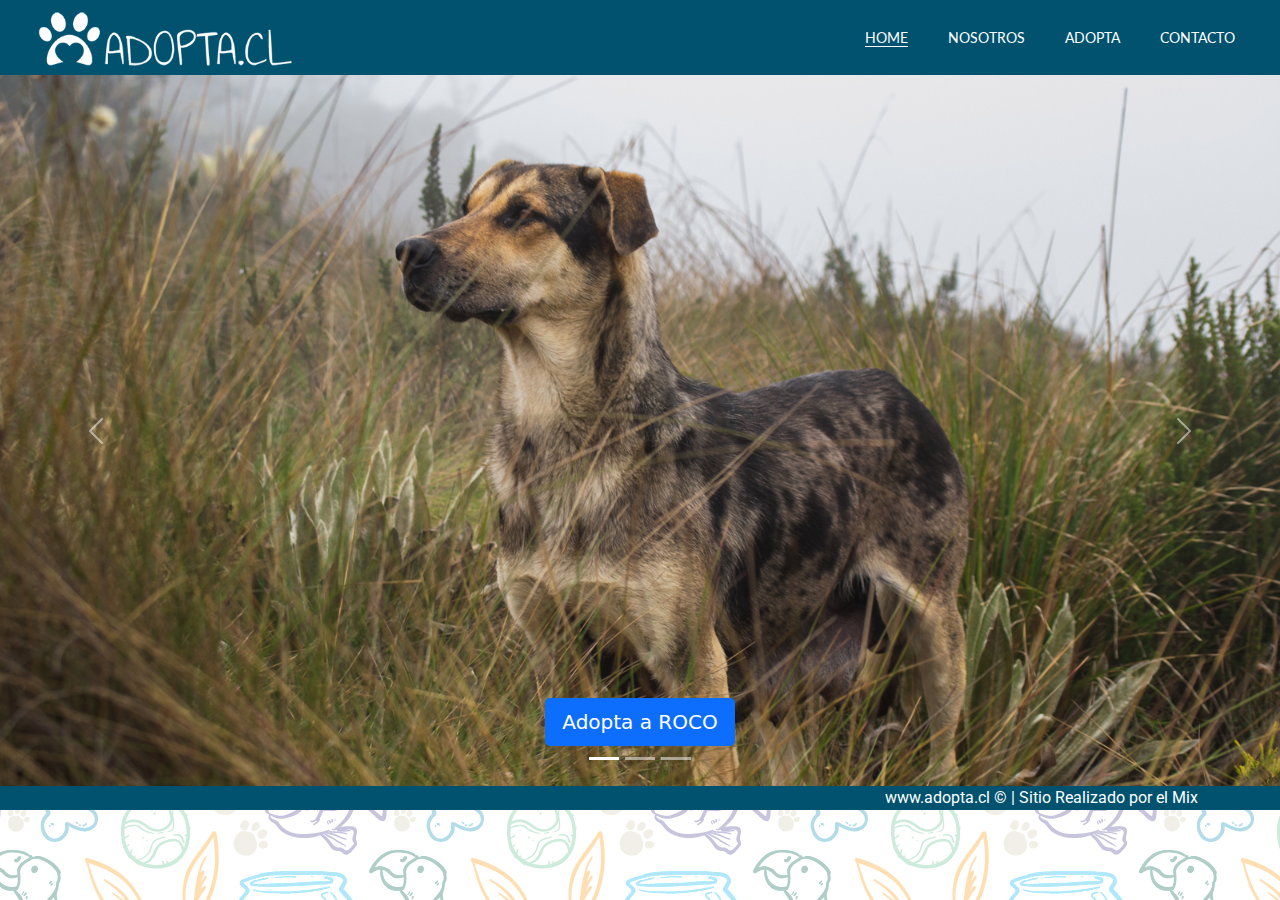
<file: index.html>
<!DOCTYPE html>
<html lang="en">
  <head>
    <meta charset="UTF-8" />
    <meta http-equiv="X-UA-Compatible" content="IE=edge" />
    <meta name="viewport" content="width=device-width, initial-scale=1.0" />
    <link rel="shortcut icon" href="./images/favicon.png" />
    <link rel="preconnect" href="https://fonts.googleapis.com" />
    <link rel="preconnect" href="https://fonts.gstatic.com" crossorigin />
    <link
      href="https://fonts.googleapis.com/css2?family=Lato&family=Roboto:wght@100&family=Shadows+Into+Light&display=swap"
      rel="stylesheet"
    />
    <link rel="stylesheet" href="./css/style.css" />
    <link rel="stylesheet" href="./css/bootstrap.min.css" />
    <script src="./js/bootstrap.min.js"></script>

    <title>Home | Adopta.cl</title>
  </head>

  <body>
    <!-- Inicio Menu Superior -->
    <header>
      <nav class="menu">
        <a href="index.html"
          ><img class="logo" src="./images/logowhite.png" alt="logo adopta.cl"
        /></a>
        <ul class="menu_items ">
          <li class="active"><a href="./index.html">Home</a></li>
          <li><a href="./pages/nosotros.html">Nosotros</a></li>
          <li><a href="./pages/adopta.html">Adopta</a></li>
          <li><a href="./pages/contacto.html">Contacto</a></li>
        </ul>
      </nav>
  
    </header>
    <!-- Fin Menu Superior -->
    <!-- Inicio del Contenido del Sitio -->

    <!-- Inicio del Carrusel -->

    <div id="myCarousel" class="carousel slide" data-bs-ride="carousel">
      <div class="carousel-indicators ">
        <button
          type="button"
          data-bs-target="#myCarousel"
          data-bs-slide-to="0"
          class="active"
          aria-current="true"
          aria-label="Slide 1"
        ></button>
        <button
          type="button"
          data-bs-target="#myCarousel"
          data-bs-slide-to="1"
          aria-label="Slide 2"
        ></button>
        <button
          type="button"
          data-bs-target="#myCarousel"
          data-bs-slide-to="2"
          aria-label="Slide 3"
        ></button>
      </div>
      <div class="carousel-inner">
        <div class="carousel-item active">
          <img
          src="./images/slide/slide3.jpg"
          alt="Adopta a Roco"
          class="d-block"
          style="width: 100%"

        />
            <rect width="100%" height="100%" fill="#777" />
          </svg>

          <div class="container">
            <div class="carousel-caption">
                  <div class="text-center">
                    <a class="btn btn-lg btn-primary " href="./pages/adopta.html">Adopta a ROCO</a> 
                  </div>
            </div>
          </div>
        </div>
        <div class="carousel-item">
          <img
            src="./images/slide/slide2.jpg"
            alt="Adopta a Canela"
            class="d-block"
            style="width: 100%"
          />
            <rect width="100%" height="100%" fill="#777"/>
          </svg>

          <div class="container">
            <div class="carousel-caption">
              <div class="text-center">
                <a class="btn btn-lg btn-primary " href="./pages/adopta.html">Adopta a CANELA</a> 
              </div>
            </div>
          </div>
        </div>
        <div class="carousel-item">
          <img
          src="./images/slide/slide1.jpg"
          alt="Adopta a Capitan"
          class="d-block"
          style="width: 100%"
        />
            <rect width="100%" height="100%" fill="#777" />
          </svg>

          <div class="container">
            <div class="carousel-caption text-end">
              <div class="text-center">
                <a class="btn btn-lg btn-primary " href="./pages/adopta.html">Adopta a CAPITAN</a> 
              </div>
            </div>
          </div>
        </div>
      </div>
      <button
        class="carousel-control-prev"
        type="button"
        data-bs-target="#myCarousel"
        data-bs-slide="prev"
      >
        <span class="carousel-control-prev-icon" aria-hidden="true"></span>
        <span class="visually-hidden">Previous</span>
      </button>
      <button
        class="carousel-control-next"
        type="button"
        data-bs-target="#myCarousel"
        data-bs-slide="next"
      >
        <span class="carousel-control-next-icon" aria-hidden="true"></span>
        <span class="visually-hidden">Next</span>
      </button>
    </div>
    <!-- Fin del Carrusel -->


    <!-- Fin del Contenido del Sitio -->
    <!-- Inicio Footer -->
    <footer>
     <div class="container">
       <div class="col-md-12 d-flex justify-content-end">www.adopta.cl © | Sitio Realizado por el Mix</div>
     </div>
    </footer>
    <!-- Fin Footer -->
  </body>
</html>
</file>
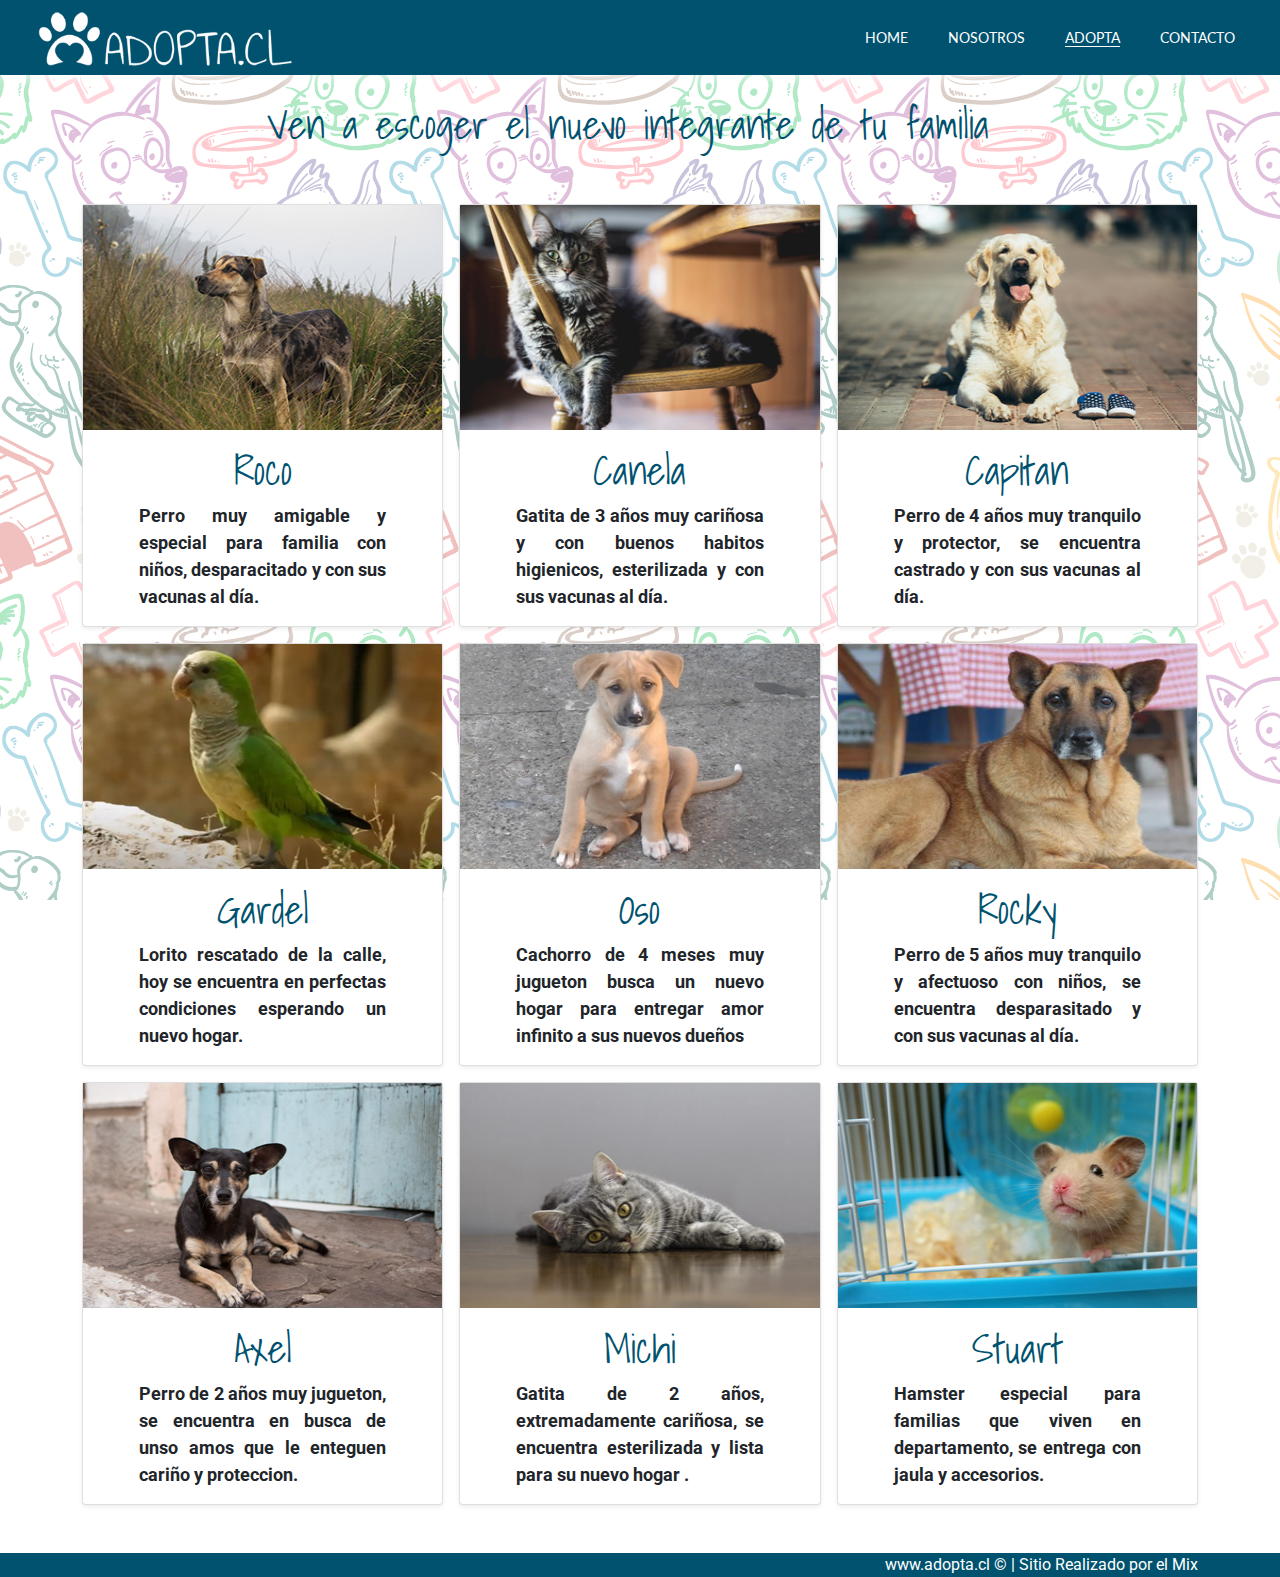
<file: pages/adopta.html>
<!DOCTYPE html>
<html lang="en">
  <head>
    <meta charset="UTF-8" />
    <meta http-equiv="X-UA-Compatible" content="IE=edge" />
    <meta name="viewport" content="width=device-width, initial-scale=1.0" />
    <link rel="shortcut icon" href="./images/favicon.png" />
    <link rel="preconnect" href="https://fonts.googleapis.com" />
    <link rel="preconnect" href="https://fonts.gstatic.com" crossorigin />
    <link
      href="https://fonts.googleapis.com/css2?family=Lato&family=Roboto:wght@100&family=Shadows+Into+Light&display=swap"
      rel="stylesheet"
    />
    <link rel="stylesheet" href="../css/style.css" />
    <link rel="stylesheet" href="../css/bootstrap.css" />
    <title>Adopta | Adopta.cl</title>
  </head>

  <body>
    <!-- Inicio Menu Superior -->
    <header>
      <nav class="menu">
        <a href="../index.html"
          ><img class="logo" src="../images/logowhite.png" alt="logo adopta.cl"
        /></a>
        <ul class="menu_items">
          <li><a href="../index.html">Home</a></li>
          <li><a href="./nosotros.html">Nosotros</a></li>
          <li class="active"><a href="adopta.html">Adopta</a></li>
          <li><a href="./contacto.html">Contacto</a></li>
        </ul>
      </nav>
    </header>
    <!-- Fin Menu Superior -->
    <!-- Inicio del Contenido del Sitio -->
    <main>
      <div class="contenedor1x1">
        <h1>Ven a escoger el nuevo integrante de tu familia</h1>
      </div>
      <div class="album py-5">
        <div class="container">
          <div class="row row-cols-1 row-cols-sm-2 row-cols-md-3 g-3">
            <div class="col">
              <div class="card shadow-sm">
                <img
                  src="../images/mascotas/roco.jpg"
                  alt="Adopta a Roco"
                  height="225"
                />
                <div class="card-body">
                  <h1>Roco</h1>
                  <p class="card-text">
                    Perro muy amigable y especial para familia con niños,
                    desparacitado y con sus vacunas al día.
                  </p>
                </div>
              </div>
            </div>
            <div class="col">
              <div class="card shadow-sm">
                <img
                  src="../images/mascotas/canela.jpg"
                  alt="Adopta a Roco"
                  height="225"
                />
                <div class="card-body">
                  <h1>Canela</h1>
                  <p class="card-text">
                    Gatita de 3 años muy cariñosa y con buenos habitos
                    higienicos, esterilizada y con sus vacunas al día.
                  </p>
                </div>
              </div>
            </div>
            <div class="col">
              <div class="card shadow-sm">
                <img
                  src="../images/mascotas/capitan.jpg"
                  alt="Adopta a Capitan"
                  height="225"
                />
                <div class="card-body">
                  <h1>Capitan</h1>
                  <p class="card-text">
                    Perro de 4 años muy tranquilo y protector, se encuentra
                    castrado y con sus vacunas al día.
                  </p>
                </div>
              </div>
            </div>

            <div class="col">
              <div class="card shadow-sm">
                <img
                  src="../images/mascotas/gardel.jpg"
                  alt="Adopta a Gardel"
                  height="225"
                />
                <div class="card-body">
                  <h1>Gardel</h1>
                  <p class="card-text">
                    Lorito rescatado de la calle, hoy se encuentra en perfectas
                    condiciones esperando un nuevo hogar.
                  </p>
                </div>
              </div>
            </div>
            <div class="col">
              <div class="card shadow-sm">
                <img
                  src="../images/mascotas/oso.jpg"
                  alt="Adopta a Oso"
                  height="225"
                />
                <div class="card-body">
                  <h1>Oso</h1>
                  <p class="card-text">
                    Cachorro de 4 meses muy jugueton busca un nuevo hogar para
                    entregar amor infinito a sus nuevos dueños
                  </p>
                </div>
              </div>
            </div>
            <div class="col">
              <div class="card shadow-sm">
                <img
                  src="../images/mascotas/rocky.jpg"
                  alt="Adopta a Rocky"
                  height="225"
                />
                <div class="card-body">
                  <h1>Rocky</h1>
                  <p class="card-text">
                    Perro de 5 años muy tranquilo y afectuoso con niños, se
                    encuentra desparasitado y con sus vacunas al día.
                  </p>
                </div>
              </div>
            </div>

            <div class="col">
              <div class="card shadow-sm">
                <img
                  src="../images/mascotas/axel.jpg"
                  alt="Adopta a Axel"
                  height="225"
                />
                <div class="card-body">
                  <h1>Axel</h1>
                  <p class="card-text">
                    Perro de 2 años muy jugueton, se encuentra en busca de unso
                    amos que le enteguen cariño y proteccion.
                  </p>
                </div>
              </div>
            </div>
            <div class="col">
              <div class="card shadow-sm">
                <img
                  src="../images/mascotas/michi.jpg"
                  alt="Adopta a Michi"
                  height="225"
                />
                <div class="card-body">
                  <h1>Michi</h1>
                  <p class="card-text">
                    Gatita de 2 años, extremadamente cariñosa, se encuentra
                    esterilizada y lista para su nuevo hogar .
                  </p>
                </div>
              </div>
            </div>
            <div class="col">
              <div class="card shadow-sm">
                <img
                  src="../images/mascotas/stuart.jpg"
                  alt="Adopta a Stuart"
                  height="225"
                />
                <div class="card-body">
                  <h1>Stuart</h1>
                  <p class="card-text">
                    Hamster especial para familias que viven en departamento, se
                    entrega con jaula y accesorios.
                  </p>
                </div>
              </div>
            </div>
          </div>
        </div>
      </div>
    </main>
    <!-- Fin del Contenido del Sitio -->
    <!-- Inicio Footer -->
    <footer>
      <div class="container">
        <div class="col-md-12 d-flex justify-content-end">
          www.adopta.cl © | Sitio Realizado por el Mix
        </div>
      </div>
    </footer>
    <!-- Fin Footer -->
  </body>
</html>
</file>
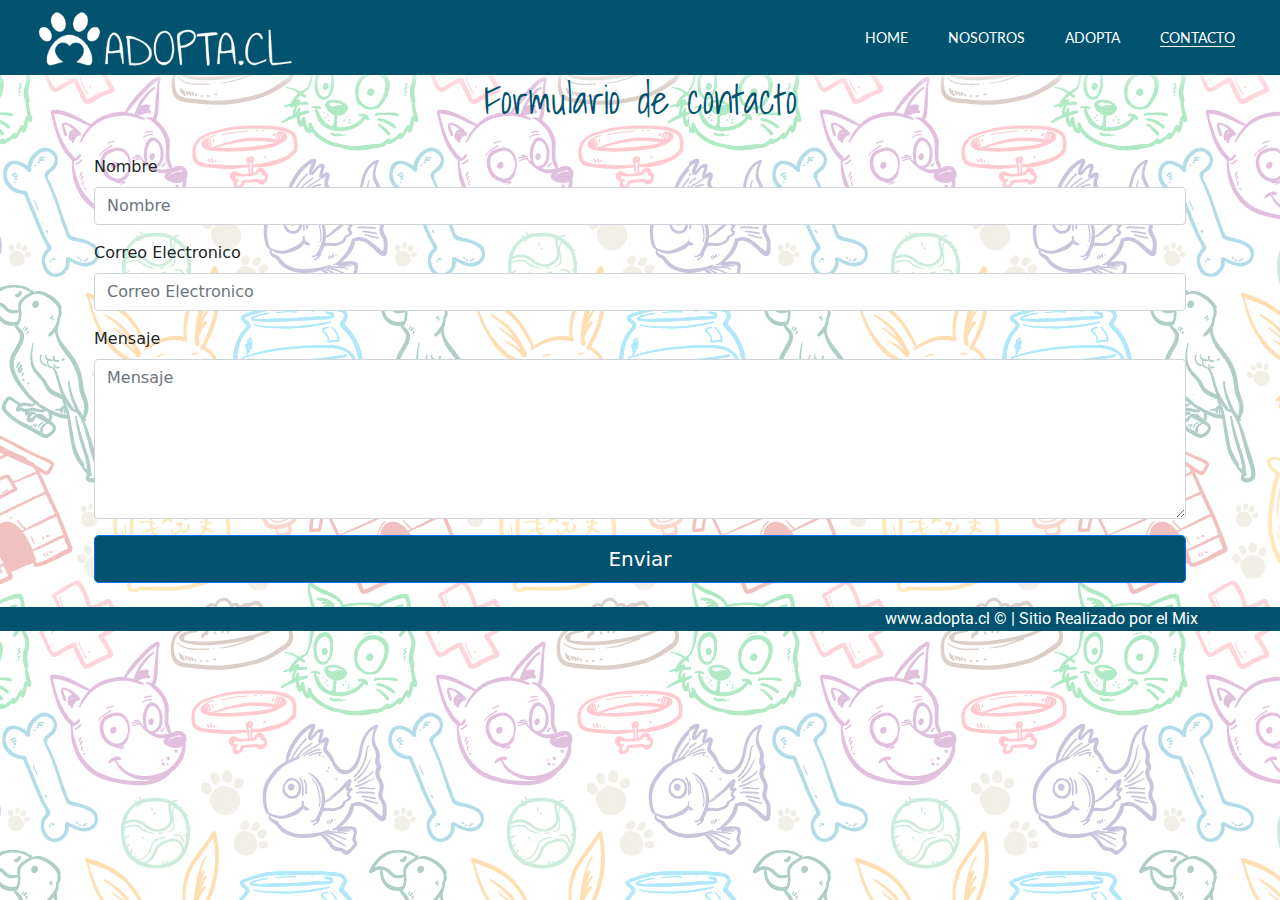
<file: pages/contacto.html>
<!DOCTYPE html>
<html lang="en">
  <head>
    <meta charset="UTF-8" />
    <meta http-equiv="X-UA-Compatible" content="IE=edge" />
    <meta name="viewport" content="width=device-width, initial-scale=1.0" />
    <link rel="shortcut icon" href="./images/favicon.png" />
    <link rel="preconnect" href="https://fonts.googleapis.com" />
    <link rel="preconnect" href="https://fonts.gstatic.com" crossorigin />
    <link
      href="https://fonts.googleapis.com/css2?family=Lato&family=Roboto:wght@100&family=Shadows+Into+Light&display=swap"
      rel="stylesheet"
    />
    <link rel="stylesheet" href="../css/style.css" />
    <link rel="stylesheet" href="../css/bootstrap.min.css" />

    <title>Contacto | Adopta.cl</title>
  </head>

  <body>
    <!-- Inicio Menu Superior -->
    <header>
      <nav class="menu">
        <a href="../index.html"
          ><img class="logo" src="../images/logowhite.png" alt="logo adopta.cl"
        /></a>
        <ul class="menu_items">
          <li><a href="../index.html">Home</a></li>
          <li><a href="nosotros.html">Nosotros</a></li>
          <li><a href="adopta.html">Adopta</a></li>
          <li class="active"><a href="contacto.html">Contacto</a></li>
        </ul>
      </nav>
    </header>
    <!-- Fin Menu Superior -->
    <!-- Inicio del Contenido del Sitio -->
    <main class="container">
      <form>
        <div class="form-group">
          <h1>Formulario de contacto</h1>

          <div class="container py-4">
            <form id="contactForm">
              <div class="mb-3">
                <label class="form-label" for="name">Nombre</label>
                <input
                  class="form-control"
                  id="name"
                  type="text"
                  placeholder="Nombre"
                />
              </div>
              <div class="mb-3">
                <label class="form-label" for="emailAddress"
                  >Correo Electronico</label
                >
                <input
                  class="form-control"
                  id="emailAddress"
                  type="email"
                  placeholder="Correo Electronico"
                />
              </div>
              <div class="mb-3">
                <label class="form-label" for="message">Mensaje</label>
                <textarea
                  class="form-control"
                  id="message"
                  type="text"
                  placeholder="Mensaje"
                  style="height: 10rem"
                ></textarea>
              </div>
              <div class="d-grid">
                <button
                  class="btn btn-primary btn-lg"
                  type="submit"
                  style="background-color: #00526f"
                >
                  Enviar
                </button>
              </div>
            </form>
          </div>
        </div>
      </form>
    </main>

    <!-- Fin del Contenido del Sitio -->
    <!-- Inicio Footer -->
    <footer>
      <div class="container">
        <div class="col-md-12 d-flex justify-content-end">
          www.adopta.cl © | Sitio Realizado por el Mix
        </div>
      </div>
    </footer>
    <!-- Fin Footer -->
  </body>
</html>
</file>
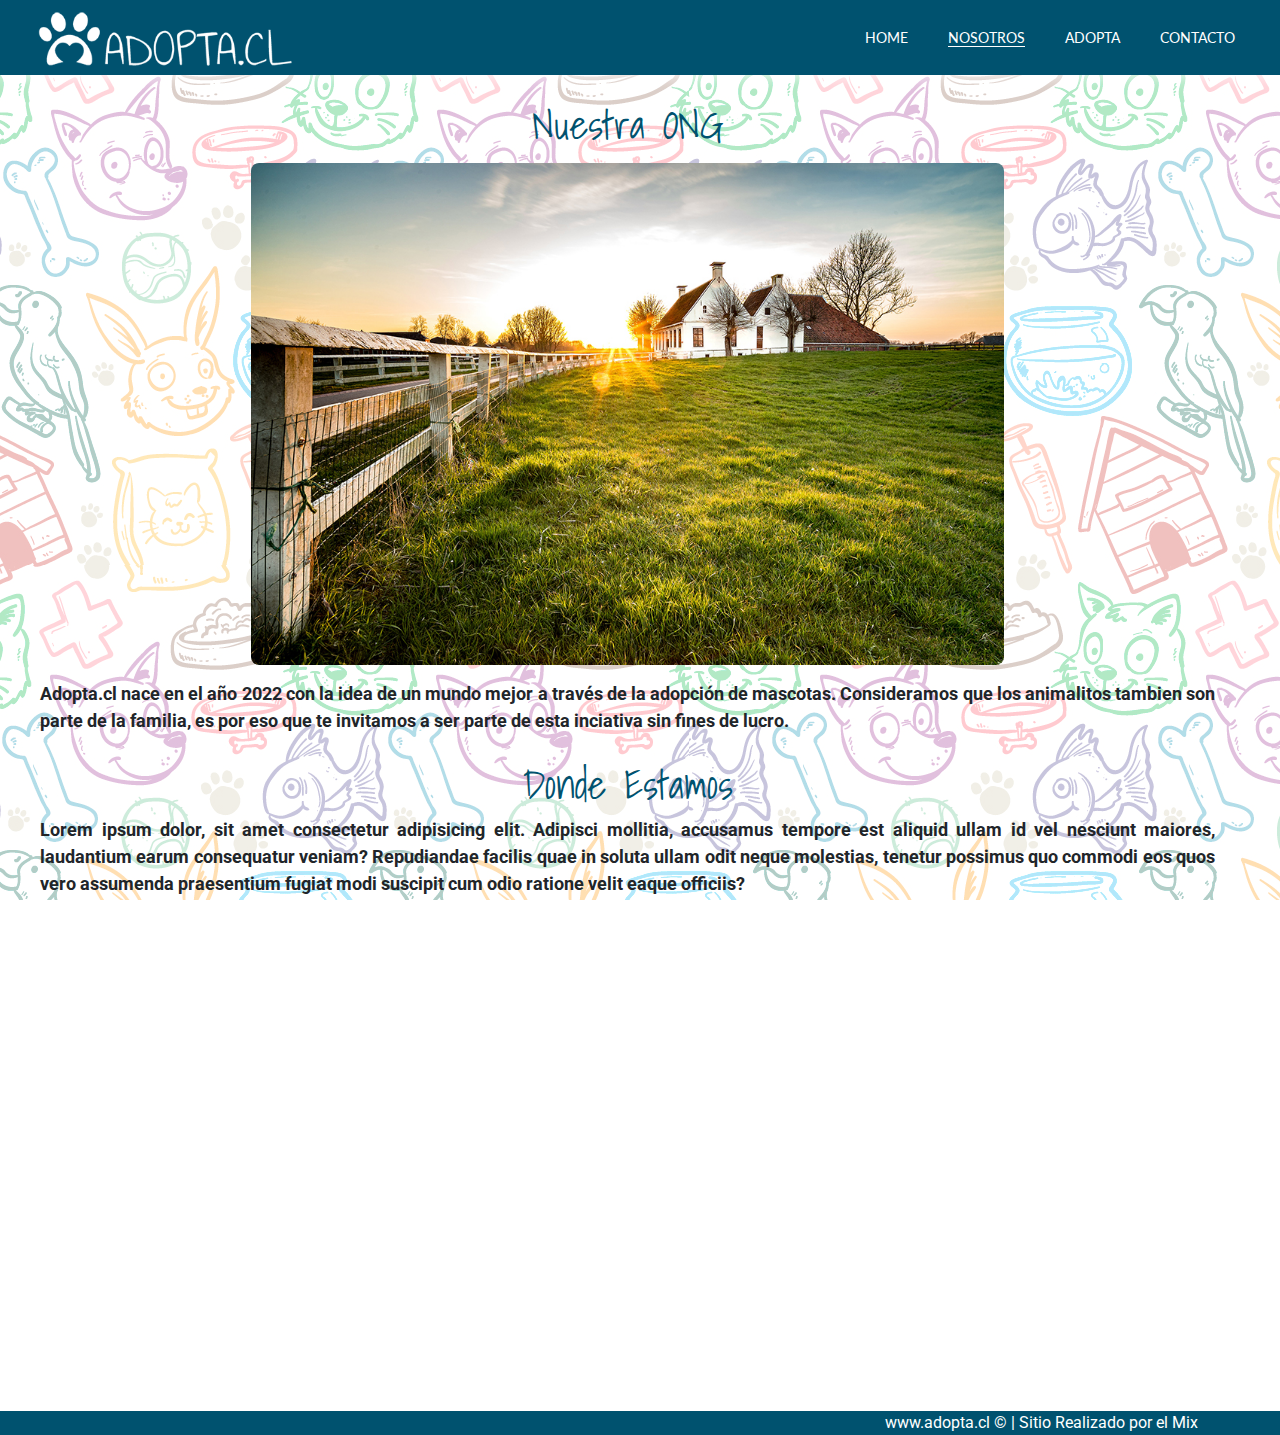
<file: pages/nosotros.html>
<!DOCTYPE html>
<html lang="en">
  <head>
    <meta charset="UTF-8" />
    <meta http-equiv="X-UA-Compatible" content="IE=edge" />
    <meta name="viewport" content="width=device-width, initial-scale=1.0" />
    <link rel="shortcut icon" href="./images/favicon.png" />
    <link rel="preconnect" href="https://fonts.googleapis.com" />
    <link rel="preconnect" href="https://fonts.gstatic.com" crossorigin />
    <link
      href="https://fonts.googleapis.com/css2?family=Lato&family=Roboto:wght@100&family=Shadows+Into+Light&display=swap"
      rel="stylesheet"
    />
    <link rel="stylesheet" href="../css/style.css" />
    <link rel="stylesheet" href="../css/bootstrap.css" />

    <title>Nosotros | Adopta.cl</title>
  </head>

  <body>
    <!-- Inicio Menu Superior -->
    <header>
      <nav class="menu">
        <a href="../index.html"
          ><img class="logo" src="../images/logowhite.png" alt="logo adopta.cl"
        /></a>
        <ul class="menu_items">
          <li><a href="../index.html">Home</a></li>
          <li class="active"><a href="nosotros.html">Nosotros</a></li>
          <li><a href="adopta.html">Adopta</a></li>
          <li><a href="contacto.html">Contacto</a></li>
        </ul>
      </nav>
    </header>
    <!-- Fin Menu Superior -->
    <!-- Inicio del Contenido del Sitio -->
    <main class="contenedor1x2">
      <div class="b">
        <h1>Nuestra ONG</h1>
        <img
          class="imgcontent"
          src="../images/nosotros.jpg"
          alt="adopta"
          width="60%"
        />
        <p>
          Adopta.cl nace en el año 2022 con la idea de un mundo mejor a través
          de la adopción de mascotas. Consideramos que los animalitos tambien
          son parte de la familia, es por eso que te invitamos a ser parte de
          esta inciativa sin fines de lucro.
        </p>
      </div>
      <div class="c">
        <h1>Donde Estamos</h1>
        <p>
          Lorem ipsum dolor, sit amet consectetur adipisicing elit. Adipisci
          mollitia, accusamus tempore est aliquid ullam id vel nesciunt maiores,
          laudantium earum consequatur veniam? Repudiandae facilis quae in
          soluta ullam odit neque molestias, tenetur possimus quo commodi eos
          quos vero assumenda praesentium fugiat modi suscipit cum odio ratione
          velit eaque officiis?
        </p>
        <iframe
          src="https://www.google.com/maps/embed?pb=!1m18!1m12!1m3!1d3326.587776281088!2d-70.61242018528276!3d-33.51210060806403!2m3!1f0!2f0!3f0!3m2!1i1024!2i768!4f13.1!3m3!1m2!1s0x9662d1d4ee4f4f1f%3A0xb4130b5da57a0549!2sAv.%20Vicu%C3%B1a%20Mackenna%20Pte.%206129%2C%20La%20Florida%2C%20Regi%C3%B3n%20Metropolitana!5e0!3m2!1ses-419!2scl!4v1644614044936!5m2!1ses-419!2scl"
          width="600"
          height="450"
          style="border: 0"
          allowfullscreen=""
          loading="lazy"
        ></iframe>
      </div>
    </main>

    <!-- Fin del Contenido del Sitio -->
    <!-- Inicio Footer -->
    <footer>
      <div class="container">
        <div class="col-md-12 d-flex justify-content-end">
          www.adopta.cl © | Sitio Realizado por el Mix
        </div>
      </div>
    </footer>
    <!-- Fin Footer -->
  </body>
</html>
</file>
<file: css/style.css>
/* color corporativo #00526F */

* {
  margin: 0;
  padding: 0;
  box-sizing: border-box;
}

/* inicio estilos header */
header {
  color: white;
  background-color: #00526f;
  font-family: "Roboto", Verdana;
  width: 100%;
}

body {
  background-image: url(../images/background.png);
  background-size: cover;
  background-position: center center;
  background-repeat: no-repeat;
  background-attachment: fixed;
}
h1 {
  font-family: "Shadows Into Light", cursive;
  font-size: 70px;
  margin-top: 15px;
  margin-bottom: 15px;
  text-align: center;
  color: #00526f;
}
h2 {
  font-family: "Shadows Into Light", cursive;
  font-size: 70px;
  margin-top: 15px;
  margin-bottom: 15px;
  text-align: center;
  color: white;
  background-color: rgba(61, 59, 59, 0.4);
}
p {
  font-family: "Roboto", Verdana;
  font-size: 18px;
  font-weight: bold;
  margin-left: 40px;
  margin-right: 40px;
  text-align: justify;
}

/* inicio estilos menu header */
.menu {
  background-color: #00526f;
  box-shadow: 0 0 15px;
  height: 75px;

  display: grid;
  grid-template-columns: 1fr 2fr;
  grid-template-rows: 1fr;
  gap: 10px;
  grid-template-areas: "logo menu_items";
}

.logo {
  margin-left: 25px;
  grid-area: logo;
  height: 75px;
}

.menu_items {
  margin-right: 25px;
  display: flex;
  list-style: none;
  grid-area: menu_items;
  flex-direction: row;
  justify-content: end;
}

.menu_items li {
  border-radius: 3px;
  margin: 0 5px;
  height: 75px;
}

.menu_items li a {
  line-height: 75px;
  padding: 0px 15px;
  text-decoration: none;
  font-family: "Lato", sans-serif;
  font-size: 14px;
  color: white;
  display: block;
  text-transform: uppercase;
}

.menu_items li:hover {
  background-color: black;
  opacity: 0.3;
}

.menu_items li.active {
  text-decoration: underline white;
  text-underline-position: under;
}
/* fin estilos menu header */

/* inicio estilos grid */

.contenedor1x1 {
  margin-top: 25px;
  margin-right: 25px;

  display: grid;
  grid-template-columns: 1fr;
  grid-template-rows: 1fr;
  gap: 10px;
  grid-template-areas: "a";
}
.a {
  grid-area: a;
}

.contenedor1x2 {
  margin-top: 25px;
  margin-right: 25px;

  display: grid;
  grid-template-columns: 1fr;
  grid-template-rows: 1fr 1fr;
  gap: 10px;
  grid-template-areas:
    "b"
    "c";
}
.b {
  grid-area: b;
}
.c {
  grid-area: c;
}

/* fin estilos grid */

.imgcontent {
  border-radius: 8px;
  display: block;
  margin-left: auto;
  margin-right: auto;
  margin-top: 15px;
  margin-bottom: 15px;
  width: 60%;
}

/* inicio estilos footer */
footer {
  color: white;
  background-color: #00526f;
  font-family: "Roboto", Verdana;
  width: 100%;
}

/* fin estilos footer */

iframe {
  width: 90%;
  display: block;
  margin-left: auto;
  margin-right: auto;
  margin-top: 20px;
  margin-bottom: 20px;
}
.video {
  width: 80%;
  height: 300px;
  margin-left: auto;
  margin-right: auto;
  margin-top: 20px;
  margin-bottom: 20px;
}

fieldset {
  width: 80%;
  margin-left: auto;
  margin-right: auto;
}
.contact {
  text-align: center;
  font-family: "Roboto", Verdana;
  font-size: 18px;
  font-weight: bold;
  line-height: 2em;
}
</file>
